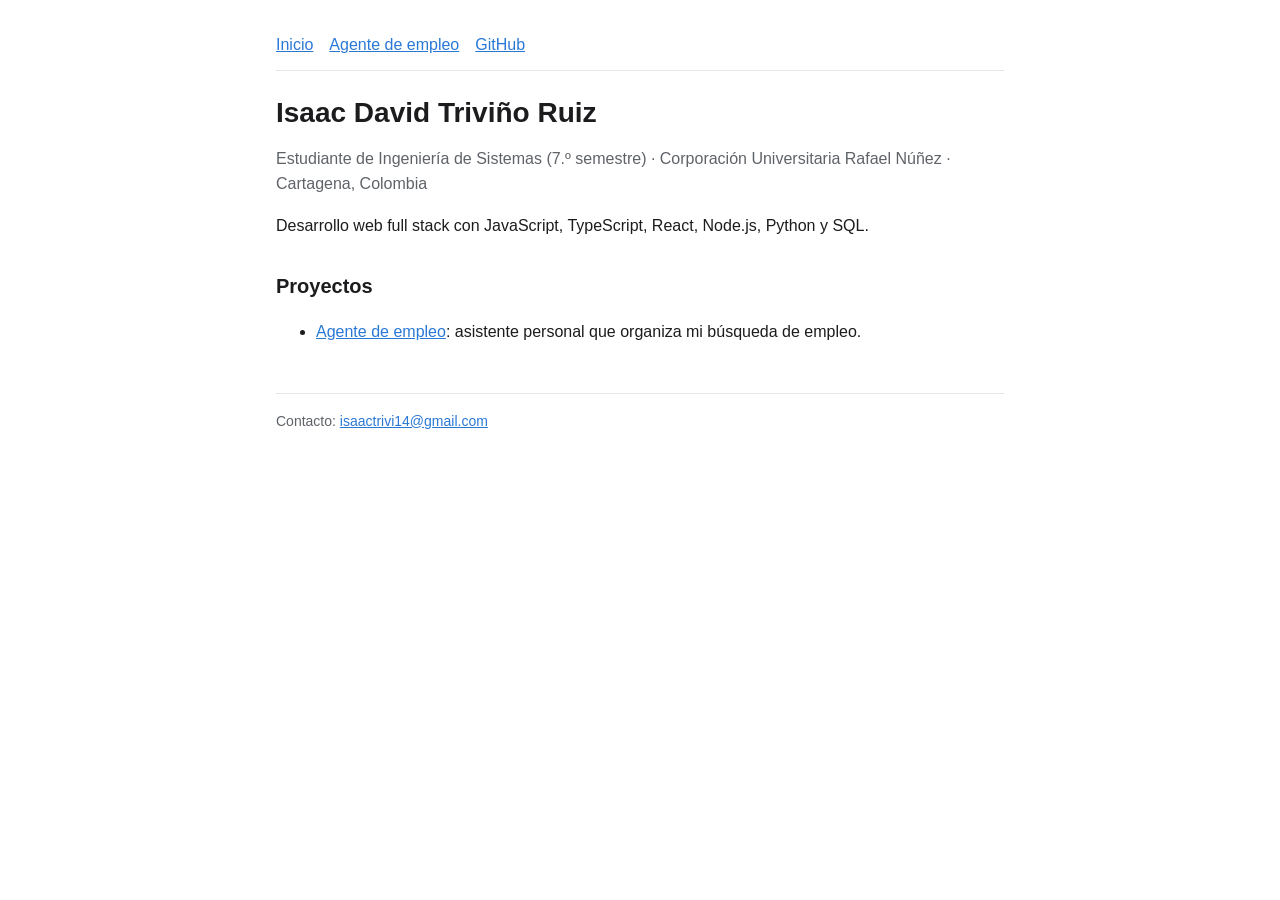
<file: index.html>
<!doctype html>
<html lang="es">
<head>
  <meta charset="utf-8">
  <meta name="viewport" content="width=device-width, initial-scale=1">
  <title>Isaac David Triviño Ruiz</title>
  <meta name="description" content="Estudiante de Ingeniería de Sistemas en Cartagena, Colombia. Desarrollo web full stack.">
  <link rel="stylesheet" href="/estilos.css">
</head>
<body>
<main>
  <nav>
    <a href="/">Inicio</a>
    <a href="/agente-empleo/">Agente de empleo</a>
    <a href="https://github.com/isaactrivi14">GitHub</a>
  </nav>
  <h1>Isaac David Triviño Ruiz</h1>
  <p class="muted">Estudiante de Ingeniería de Sistemas (7.º semestre) · Corporación Universitaria Rafael Núñez · Cartagena, Colombia</p>
  <p>Desarrollo web full stack con JavaScript, TypeScript, React, Node.js, Python y SQL.</p>
  <h2>Proyectos</h2>
  <ul>
    <li><a href="/agente-empleo/">Agente de empleo</a>: asistente personal que organiza mi búsqueda de empleo.</li>
  </ul>
  <footer>Contacto: <a href="mailto:isaactrivi14@gmail.com">isaactrivi14@gmail.com</a></footer>
</main>
</body>
</html>
</file>
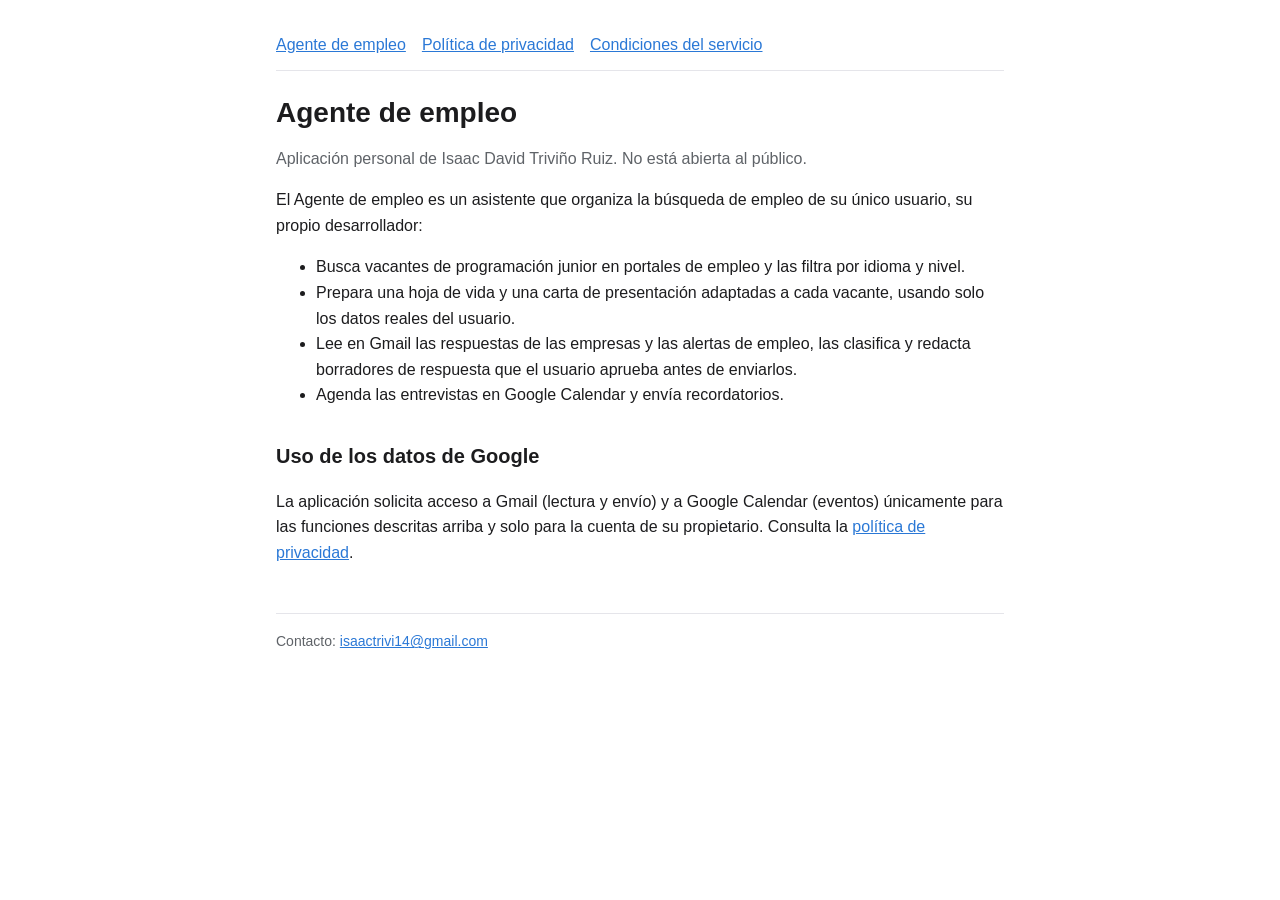
<file: agente-empleo/index.html>
<!doctype html>
<html lang="es">
<head>
  <meta charset="utf-8">
  <meta name="viewport" content="width=device-width, initial-scale=1">
  <title>Agente de empleo</title>
  <meta name="description" content="Asistente personal de búsqueda de empleo de Isaac David Triviño Ruiz.">
  <link rel="stylesheet" href="/estilos.css">
</head>
<body>
<main>
  <nav>
    <a href="/agente-empleo/">Agente de empleo</a>
    <a href="/agente-empleo/privacidad.html">Política de privacidad</a>
    <a href="/agente-empleo/condiciones.html">Condiciones del servicio</a>
  </nav>
  <h1>Agente de empleo</h1>
  <p class="muted">Aplicación personal de Isaac David Triviño Ruiz. No está abierta al público.</p>

  <p>El Agente de empleo es un asistente que organiza la búsqueda de empleo de su único usuario, su propio desarrollador:</p>
  <ul>
    <li>Busca vacantes de programación junior en portales de empleo y las filtra por idioma y nivel.</li>
    <li>Prepara una hoja de vida y una carta de presentación adaptadas a cada vacante, usando solo los datos reales del usuario.</li>
    <li>Lee en Gmail las respuestas de las empresas y las alertas de empleo, las clasifica y redacta borradores de respuesta que el usuario aprueba antes de enviarlos.</li>
    <li>Agenda las entrevistas en Google Calendar y envía recordatorios.</li>
  </ul>

  <h2>Uso de los datos de Google</h2>
  <p>La aplicación solicita acceso a Gmail (lectura y envío) y a Google Calendar (eventos) únicamente para las funciones descritas arriba y solo para la cuenta de su propietario. Consulta la <a href="/agente-empleo/privacidad.html">política de privacidad</a>.</p>

  <footer>Contacto: <a href="mailto:isaactrivi14@gmail.com">isaactrivi14@gmail.com</a></footer>
</main>
</body>
</html>
</file>
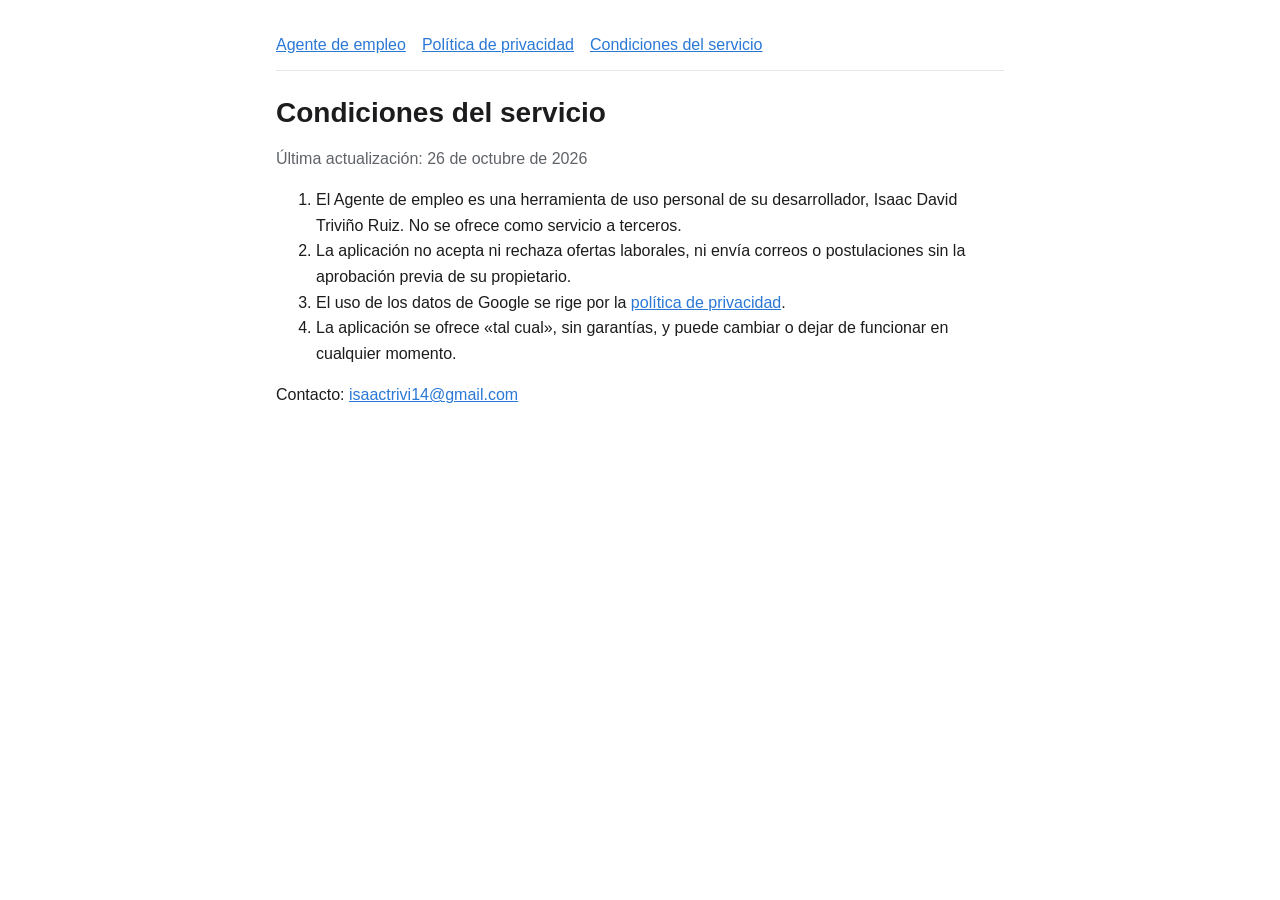
<file: agente-empleo/condiciones.html>
<!doctype html>
<html lang="es">
<head>
  <meta charset="utf-8">
  <meta name="viewport" content="width=device-width, initial-scale=1">
  <title>Condiciones del servicio · Agente de empleo</title>
  <link rel="stylesheet" href="/estilos.css">
</head>
<body>
<main>
  <nav>
    <a href="/agente-empleo/">Agente de empleo</a>
    <a href="/agente-empleo/privacidad.html">Política de privacidad</a>
    <a href="/agente-empleo/condiciones.html">Condiciones del servicio</a>
  </nav>
  <h1>Condiciones del servicio</h1>
  <p class="muted">Última actualización: 26 de octubre de 2026</p>

  <ol>
    <li>El Agente de empleo es una herramienta de uso personal de su desarrollador, Isaac David Triviño Ruiz. No se ofrece como servicio a terceros.</li>
    <li>La aplicación no acepta ni rechaza ofertas laborales, ni envía correos o postulaciones sin la aprobación previa de su propietario.</li>
    <li>El uso de los datos de Google se rige por la <a href="/agente-empleo/privacidad.html">política de privacidad</a>.</li>
    <li>La aplicación se ofrece «tal cual», sin garantías, y puede cambiar o dejar de funcionar en cualquier momento.</li>
  </ol>

  <p>Contacto: <a href="mailto:isaactrivi14@gmail.com">isaactrivi14@gmail.com</a></p>
</main>
</body>
</html>
</file>
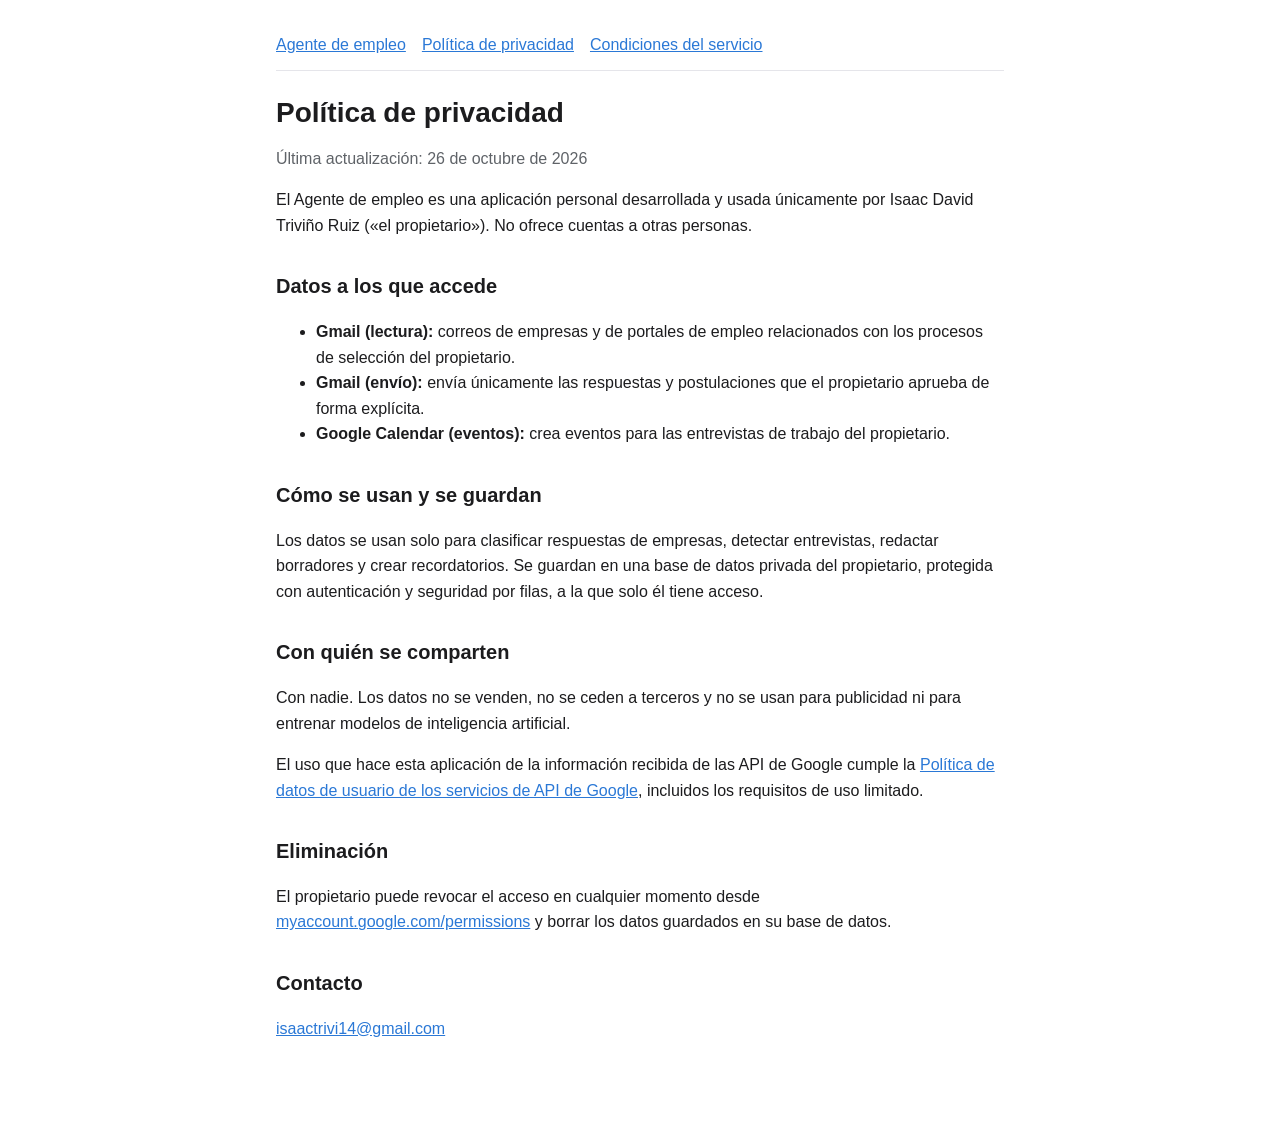
<file: agente-empleo/privacidad.html>
<!doctype html>
<html lang="es">
<head>
  <meta charset="utf-8">
  <meta name="viewport" content="width=device-width, initial-scale=1">
  <title>Política de privacidad · Agente de empleo</title>
  <link rel="stylesheet" href="/estilos.css">
</head>
<body>
<main>
  <nav>
    <a href="/agente-empleo/">Agente de empleo</a>
    <a href="/agente-empleo/privacidad.html">Política de privacidad</a>
    <a href="/agente-empleo/condiciones.html">Condiciones del servicio</a>
  </nav>
  <h1>Política de privacidad</h1>
  <p class="muted">Última actualización: 26 de octubre de 2026</p>

  <p>El Agente de empleo es una aplicación personal desarrollada y usada únicamente por Isaac David Triviño Ruiz («el propietario»). No ofrece cuentas a otras personas.</p>

  <h2>Datos a los que accede</h2>
  <ul>
    <li><strong>Gmail (lectura):</strong> correos de empresas y de portales de empleo relacionados con los procesos de selección del propietario.</li>
    <li><strong>Gmail (envío):</strong> envía únicamente las respuestas y postulaciones que el propietario aprueba de forma explícita.</li>
    <li><strong>Google Calendar (eventos):</strong> crea eventos para las entrevistas de trabajo del propietario.</li>
  </ul>

  <h2>Cómo se usan y se guardan</h2>
  <p>Los datos se usan solo para clasificar respuestas de empresas, detectar entrevistas, redactar borradores y crear recordatorios. Se guardan en una base de datos privada del propietario, protegida con autenticación y seguridad por filas, a la que solo él tiene acceso.</p>

  <h2>Con quién se comparten</h2>
  <p>Con nadie. Los datos no se venden, no se ceden a terceros y no se usan para publicidad ni para entrenar modelos de inteligencia artificial.</p>
  <p>El uso que hace esta aplicación de la información recibida de las API de Google cumple la <a href="https://developers.google.com/terms/api-services-user-data-policy">Política de datos de usuario de los servicios de API de Google</a>, incluidos los requisitos de uso limitado.</p>

  <h2>Eliminación</h2>
  <p>El propietario puede revocar el acceso en cualquier momento desde <a href="https://myaccount.google.com/permissions">myaccount.google.com/permissions</a> y borrar los datos guardados en su base de datos.</p>

  <h2>Contacto</h2>
  <p><a href="mailto:isaactrivi14@gmail.com">isaactrivi14@gmail.com</a></p>
</main>
</body>
</html>
</file>
<file: estilos.css>
:root {
  --bg: #ffffff;
  --text: #1c1c1e;
  --muted: #5f6368;
  --accent: #2a78d6;
  --border: #e5e5ea;
}
@media (prefers-color-scheme: dark) {
  :root { --bg: #121212; --text: #f2f2f7; --muted: #a1a1aa; --accent: #5aa0f0; --border: #2c2c2e; }
}
* { box-sizing: border-box; }
body {
  margin: 0; background: var(--bg); color: var(--text);
  font-family: -apple-system, BlinkMacSystemFont, "Segoe UI", Roboto, sans-serif; line-height: 1.6;
}
main { max-width: 760px; margin: 0 auto; padding: 32px 16px 64px; }
nav { display: flex; gap: 16px; flex-wrap: wrap; border-bottom: 1px solid var(--border); padding-bottom: 12px; margin-bottom: 24px; }
a { color: var(--accent); }
h1 { font-size: 28px; line-height: 1.25; margin: 0 0 8px; }
h2 { font-size: 20px; margin-top: 32px; }
.muted { color: var(--muted); }
footer { margin-top: 48px; padding-top: 16px; border-top: 1px solid var(--border); color: var(--muted); font-size: 14px; }
</file>
